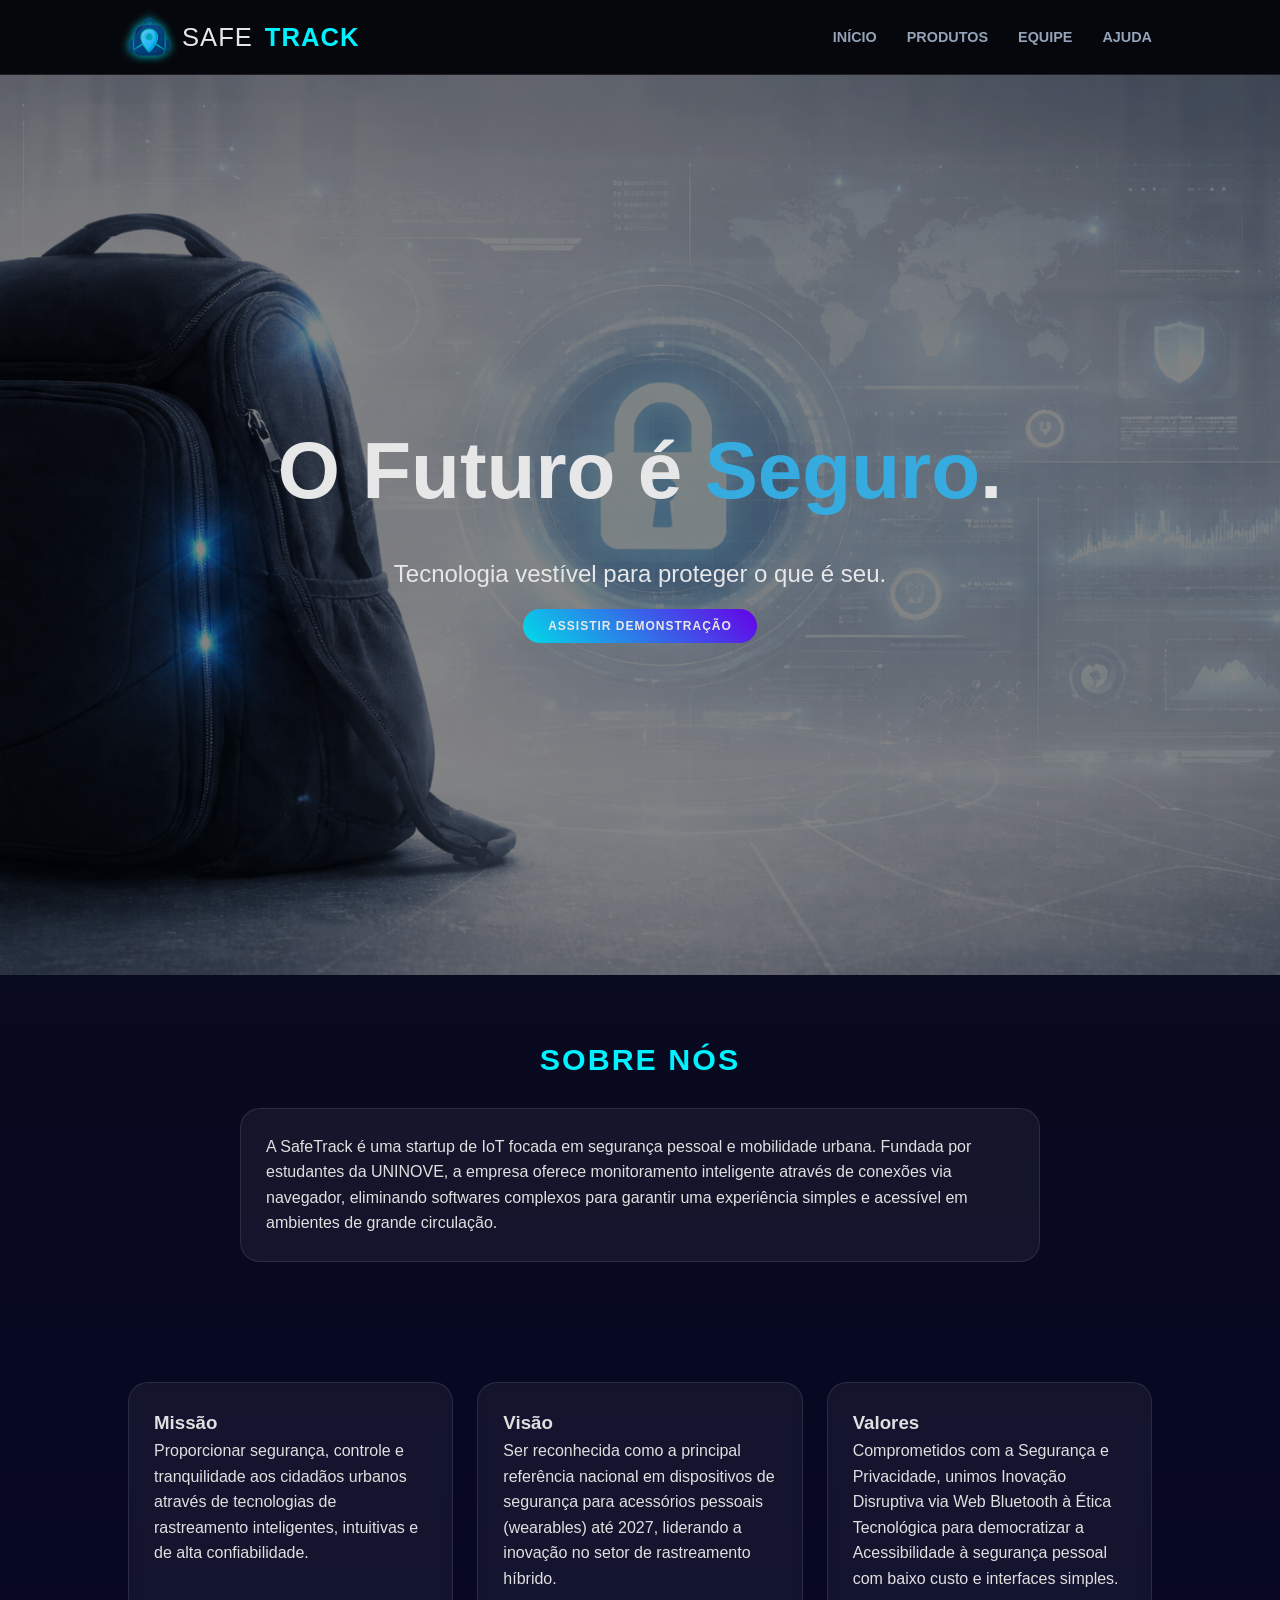
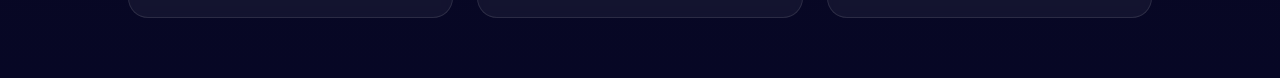
<file: index.html>
<!DOCTYPE html>
<html lang="pt-br">
<head>
    <meta charset="UTF-8">
    <title>SafeTrack Tech | Inovação em Segurança</title>
    <link rel="stylesheet" href="index.css">
    <link rel="stylesheet" href="style.css">
</head>
<body>

    <nav>
        <a href="index.html" class="logo">
            <img class="logo-icon" src="imagens/bolsa sem fundo.png" width="42" height="42" alt="Logo SafeTrack">
            <span>SAFE</span>TRACK
        </a>
        <ul>
            <li><a href="index.html">Início</a></li>
            <li><a href="produtos.html">Produtos</a></li>
            <li><a href="equipe.html">Equipe</a></li>
            <li><a href="ajuda.html">Ajuda</a></li>
        </ul>
    </nav>


    <header class="hero-section">
        <div class="hero-content">
            <h1 class="hero-title">O Futuro é <span class="highlight">Seguro</span>.</h1>
            <p class="hero-subtitle">Tecnologia vestível para proteger o que é seu.</p>

            <div style="text-align: center; z-index: 2;">
                
                <button class="btn" onclick="toggleVideo()">ASSISTIR DEMONSTRAÇÃO</button>
            
                <div id="video-container" style="display:none; margin-top: 18px; width: 100%; max-width: 600px;">
                    <div style="background: #111; padding: 25px; border: 1px dashed #333; color: #555;">
                        VÍDEO SERÁ CARREGADO AQUI
                    </div>
                </div>
            </div>
        </div>
    </header>

    <section id="historia">
        <h2> Sobre Nós </h2>
      <!-- usamos uma glass prara criar uma divisão visual leve entre o texto e o fundo -->
        <div class="glass-card" style="max-width: 800px; margin: 0 auto;"> 
            <p> A SafeTrack é uma startup de IoT focada em segurança pessoal e mobilidade urbana. Fundada por estudantes da UNINOVE, 
                a empresa oferece monitoramento inteligente através de conexões via navegador, eliminando softwares complexos para 
                garantir uma experiência simples e acessível em ambientes de grande circulação. </p>
        </div>
    </section>


    <!-- missão, visão e valores -->
    <section id="mvv">
        <div style="display: grid; grid-template-columns: repeat(auto-fit, minmax(250px, 1fr)); gap: 24px;">
            <div class="glass-card">
                <h3>Missão</h3>
                <p>Proporcionar segurança, controle e tranquilidade aos cidadãos urbanos através de tecnologias de rastreamento inteligentes,
                   intuitivas e de alta confiabilidade.</p>
            </div>
            <div class="glass-card">
                <h3>Visão</h3>
                <p>Ser reconhecida como a principal referência nacional em dispositivos de segurança para acessórios pessoais (wearables) 
                   até 2027, liderando a inovação no setor de rastreamento híbrido.</p>
            </div>
            <div class="glass-card">
                <h3>Valores</h3>
                <p>Comprometidos com a Segurança e Privacidade, unimos Inovação Disruptiva via Web Bluetooth à Ética Tecnológica
                   para democratizar a Acessibilidade à segurança pessoal com baixo custo e interfaces simples.</p>
            </div>
        </div>
    </section>

    <script src="script.js"></script>

</body>
</html>
</file>
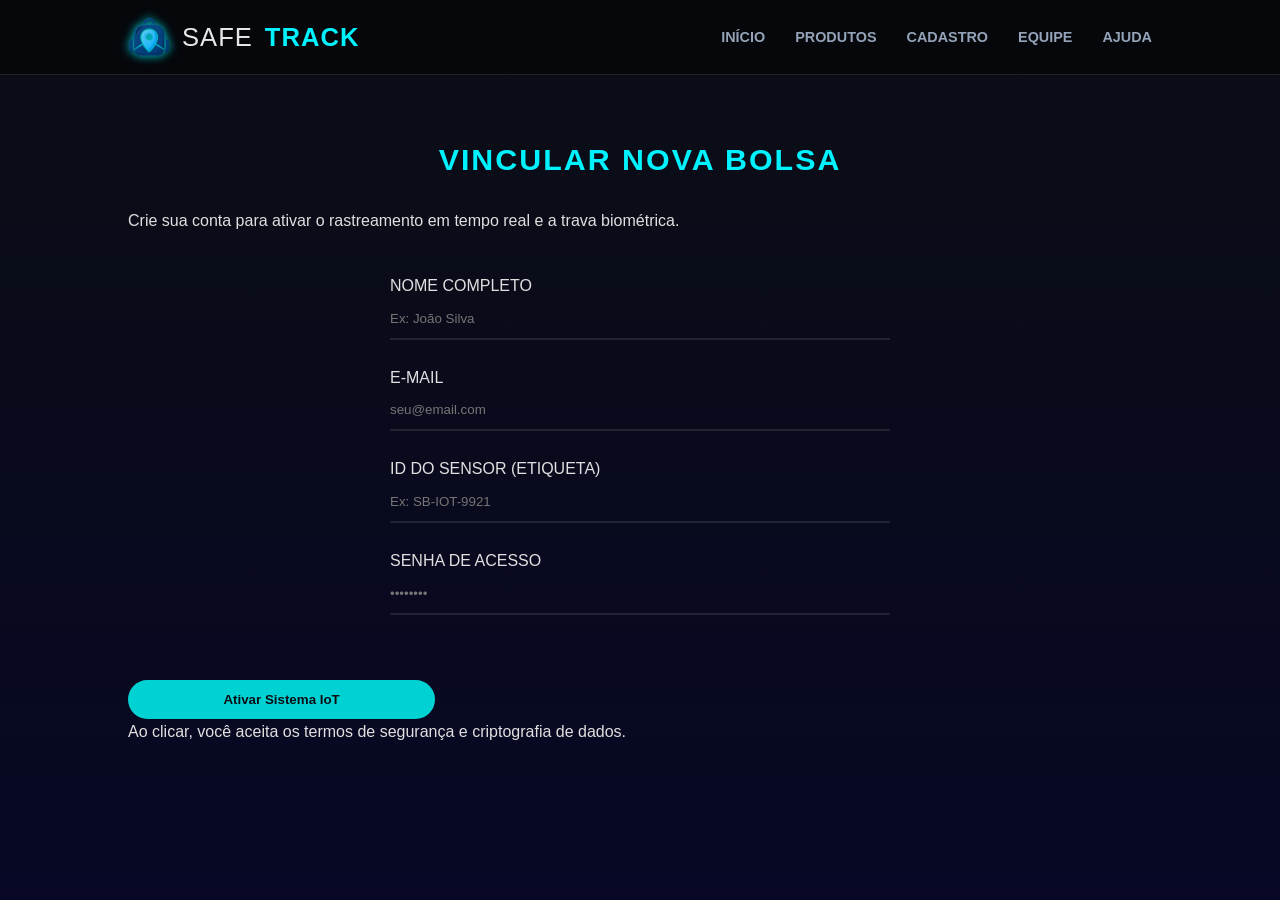
<file: cadastro.html>
<!DOCTYPE html>
<html lang="pt-br">
<head>
    <meta charset="UTF-8">
    <title>Suporte | SafeTrack Tech</title>
    <link rel="stylesheet" href="cadastro.css">
    <link rel="stylesheet" href="style.css">
</head>
</head>
<body>
    <nav>
        <a href="index.html" class="logo">
        <div class="logo">
            <img class="logo-icon" width="35" height="35" src="imagens/bolsa sem fundo.png">
            <span>SAFE</span>TRACK
        </div>
        </a>
        <ul>
            <li><a href="index.html">Início</a></li>
            <li><a href="produtos.html">Produtos</a></li>
            <li><a href="cadastro.html">Cadastro</a></li>
            <li><a href="equipe.html">Equipe</a></li>
            <li><a href="ajuda.html">Ajuda</a></li>
        </ul>
    </nav>

    <main>
        <section class="conteudo-pagina">
            <div class="form-container">
                <h2>Vincular Nova Bolsa</h2>
                <p>Crie sua conta para ativar o rastreamento em tempo real e a trava biométrica.</p>
            

            <div class="pre-cadastro">
                <form>
                    <div class="dadoscadastro">
                       <label class="dadosletras">NOME COMPLETO</label>
                       <input class="centralizar" type="text" id="nome-user" placeholder="Ex: João Silva">
                       
                       <label class="dadosletras">E-MAIL</label>
                       <input class="centralizar" type="email" id="email-user" placeholder="seu@email.com">
                       
                       <label class="dadosletras">ID DO SENSOR (ETIQUETA)</label>
                       <input class="centralizar" type="text" id="id-sensor" placeholder="Ex: SB-IOT-9921">

                       <label class="dadosletras">SENHA DE ACESSO</label>
                       <input class="centralizar" type="password" id="senha-user" placeholder="••••••••">
                        </div>
                </form>

                <button class="btn-acao" onclick="realizarCadastro()">Ativar Sistema IoT</button>
                
                <p>Ao clicar, você aceita os termos de segurança e criptografia de dados.</p>
            </div>
        </section>
    </main>

    <script src="script.js"></script>
</body>
</html>
</file>
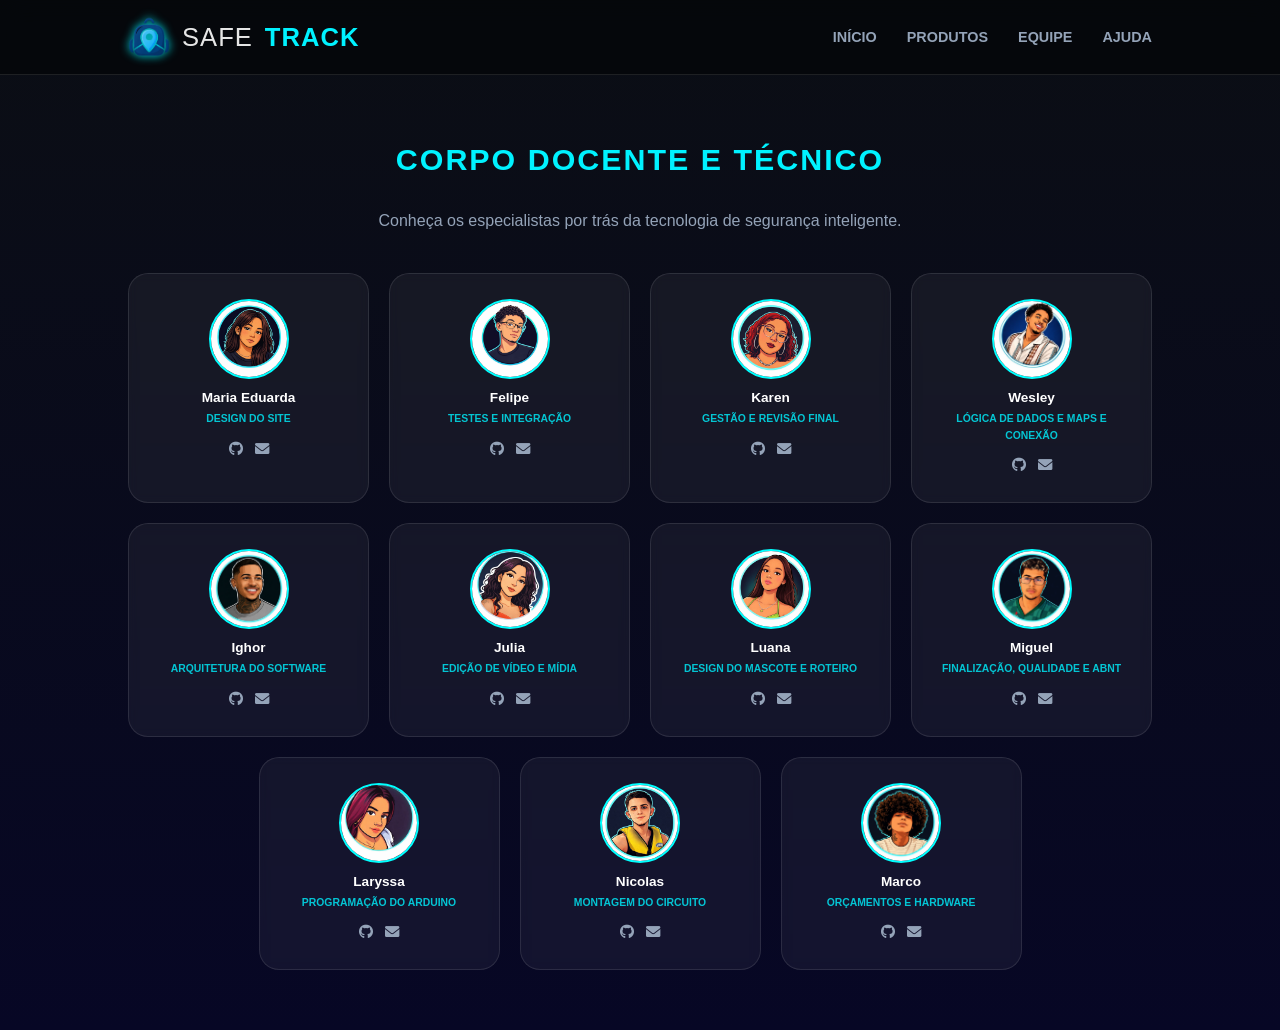
<file: equipe.html>
<!DOCTYPE html>
<html lang="pt-br">
<head>
    <meta charset="UTF-8">
    <title>Grupo de Projeto | SafeTrack Tech</title>
    <link rel="stylesheet" href="equipe.css">
    <link rel="stylesheet" href="style.css">
</head>
    <link rel="stylesheet" href="https://cdnjs.cloudflare.com/ajax/libs/font-awesome/6.0.0/css/all.min.css">
</head>
<body>

    <nav>
        <a href="index.html" class="logo">
            <img class="logo-icon" src="imagens/bolsa sem fundo.png" width="42" height="42" alt="Logo SafeTrack">
            <span>SAFE</span>TRACK
        </a>
        <ul>
            <li><a href="index.html">Início</a></li>
            <li><a href="produtos.html">Produtos</a></li>
            <li><a href="equipe.html">Equipe</a></li>
            <li><a href="ajuda.html">Ajuda</a></li>
        </ul>
    </nav>



    <section>
        <h2>Corpo Docente e Técnico</h2>
        <p style="text-align: center; color: #94a3b8; margin-bottom: 40px;">
            Conheça os especialistas por trás da tecnologia de segurança inteligente.
        </p>
        
        <div class="team-grid" id="team-container">
            </div>
    </section>

    <script src="equipe.js"></script>
</body>
</html>
</file>
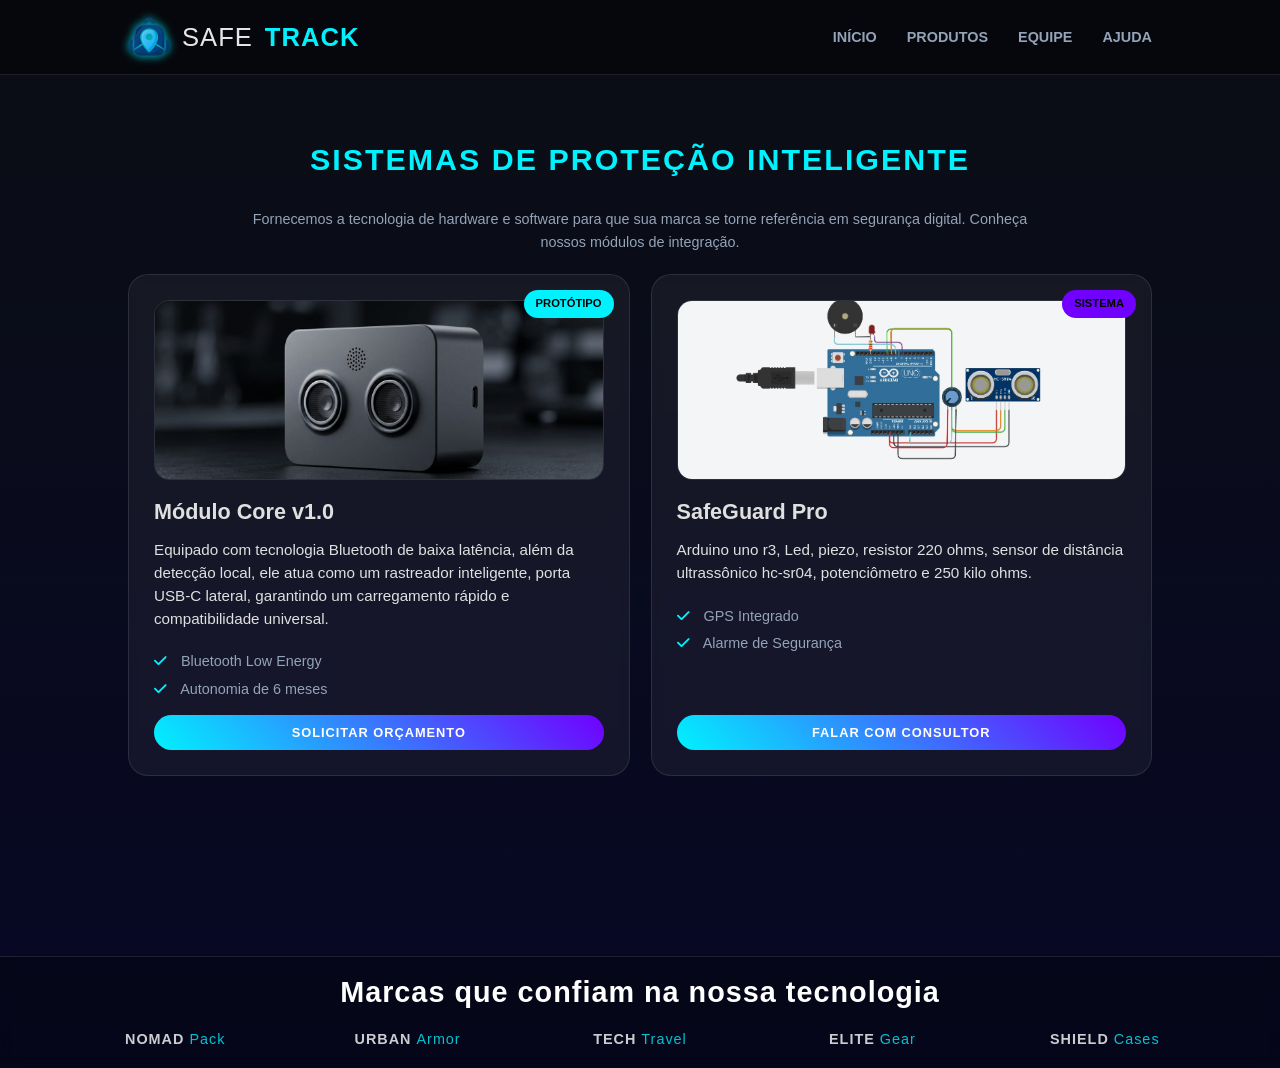
<file: produtos.html>
<!DOCTYPE html>
<html lang="pt-br">
<head>
    <meta charset="UTF-8">
    <title>Soluções B2B | SafeBag Tech</title>
    <link rel="stylesheet" href="produtos.css">
    <link rel="stylesheet" href="style.css">
</head>
    <link rel="stylesheet" href="https://cdnjs.cloudflare.com/ajax/libs/font-awesome/6.0.0/css/all.min.css">
</head>
<body>
    <nav>
        <a href="index.html" class="logo">
            <img class="logo-icon" src="imagens/bolsa sem fundo.png" width="42" height="42" alt="Logo SafeBag">
            <span>SAFE</span>TRACK
        </a>
        <ul>
            <li><a href="index.html">Início</a></li>
            <li><a href="produtos.html">Produtos</a></li>
            <li><a href="equipe.html">Equipe</a></li>
            <li><a href="ajuda.html">Ajuda</a></li>
        </ul>
    </nav>


    <section class="hero-products">
        <h2>Sistemas de Proteção Inteligente</h2>
        <p style="text-align: center; color: #94a3b8; max-width: 800px; margin: 0 auto 20px; font-size: 0.9rem;">
            Fornecemos a tecnologia de hardware e software para que sua marca se torne referência em segurança digital. Conheça nossos módulos de integração.
        </p>

        <div class="products-grid">
            <div class="glass-card product-item">
                <div class="tech-badge">PROTÓTIPO</div>
                <img src="imagens/sistema/prototipo.teste.png" alt="Módulo Core">
                <h3>Módulo Core v1.0</h3>
                <p>Equipado com tecnologia Bluetooth de baixa latência, além da detecção local, ele atua como um rastreador inteligente,  porta USB-C lateral, garantindo um carregamento rápido e compatibilidade universal.</p>
                <ul class="specs">
                    <li><i class="fas fa-check"></i> Bluetooth Low Energy</li>
                    <li><i class="fas fa-check"></i> Autonomia de 6 meses</li>
                </ul>
                <button class="btn" onclick="alert('Solicitação de orçamento enviada!')">Solicitar Orçamento</button>
            </div>

            <div class="glass-card product-item">
                <div class="tech-badge" style="background: var(--secondary);">SISTEMA</div>
                <img src="imagens/sistema/arduino.projeto.png" alt="Módulo Pro">
                <h3>SafeGuard Pro</h3>
                <p>Arduino uno r3, Led, piezo, resistor 220 ohms, sensor de distância ultrassônico hc-sr04, potenciômetro e 250 kilo ohms.</p>
                <ul class="specs">
                    <li><i class="fas fa-check"></i> GPS Integrado</li>
                    <li><i class="fas fa-check"></i> Alarme de Segurança </li>
                </ul>
                <button class="btn">Falar com Consultor</button>
            </div>
        </div>
    </section>

    <script src="script.js"></script>

    <footer class="partners-footer">
        <h3>Marcas que confiam na nossa tecnologia</h3>
        <div class="partners-grid">
            <div class="partner-logo">NOMAD <span>Pack</span></div>
            <div class="partner-logo">URBAN <span>Armor</span></div>
            <div class="partner-logo">TECH <span>Travel</span></div>
            <div class="partner-logo">ELITE <span>Gear</span></div>
            <div class="partner-logo">SHIELD <span>Cases</span></div>
        </div>
    </footer>
</body>
</html>
</file>
<file: index.css>
.hero-section {
    height: 100vh;
    max-width: 100;
    display: flex;
    align-items: center;
    justify-content: center;
    text-align: center;
    background: url(/imagens/fundo1.png) no-repeat;
    background-size: cover;
    opacity: 0.9;
    padding: 0 20px;
}


.hero-title {
    font-family: 'Montserrat', sans-serif;
    font-weight: 700;
    font-size: 5rem;
    margin-bottom: 5px;
    color: #ffffff;
}


.highlight {
    color: #3abdf5;
}

.hero-content {
    display: flex;
    flex-direction: column;
    align-items: center;
}

.hero-subtitle {
    font-family: 'Open Sans', sans-serif;
    font-size: 1.5rem;
    color: #ffffff;
    margin: 15px auto; 
    max-width: 600px;
    line-height: 1.6;
    opacity: 10;
    
}
.logo-icon {
    width: 42px !important;
    height: 42px !important;
    object-fit: contain;
    display: block;
}






/* BOTOES ANIMADOS */
.btn-tech {
  padding: 12px 28px; border-radius: 50px; border: 1px solid var(--neon-blue);
  background: transparent; color: var(--neon-blue); font-weight: 600;
  cursor: pointer; transition: 0.4s; position: relative; overflow: hidden;
}
.btn-tech:hover {
  background: var(--neon-blue); color: var(--bg-dark);
  box-shadow: 0 0 20px var(--neon-blue); transform: scale(1.05);
}
</file>
<file: style.css>
/* =========================================
   CONFIGURAÇÕES GLOBAIS E VARIÁVEIS
   ========================================= */
:root {
    --primary: #00f2ff;
    --secondary: #7000ff;
    --bg: #05070a;
    --card: rgba(255, 255, 255, 0.05); 
    --border: rgba(255, 255, 255, 0.1);
    --text-muted: #94a3b8;
}

* { 
    margin: 0; 
    padding: 0; 
    box-sizing: border-box; 
    font-family: 'Inter', sans-serif, system-ui; 
}

body { 
    background-image: linear-gradient(#0b0e14, rgb(7, 7, 37));
    line-height: 1.6; 
    overflow-x: hidden; 
    color: #e0e0e0;
    min-height: 100vh;
}

/* =========================================
   NAVEGAÇÃO (LOGO À ESQUERDA)
   ========================================= */
nav {
    display: flex;
    justify-content: space-between; /* Logo na esquerda, Menu na direita */
    align-items: center;
    padding: 1rem 10%;
    background: rgba(5, 7, 10, 0.9);
    backdrop-filter: blur(12px);
    -webkit-backdrop-filter: blur(12px);
    position: sticky;
    top: 0;
    z-index: 1000;
    border-bottom: 1px solid var(--border);
}

.logo {
    display: flex;
    align-items: center;
    gap: 12px;
    font-size: 1.6rem;
    font-weight: 800;
    color: var(--primary);
    text-transform: uppercase;
    letter-spacing: 1px;
    transition: 0.3s ease;
    cursor: pointer;
    text-decoration: none;
    /* Removido margin auto para não centralizar */
}

.logo-icon {
    width: 42px;
    height: 42px;
    filter: drop-shadow(0 0 5px var(--primary));
    transition: 0.4s cubic-bezier(0.175, 0.885, 0.32, 1.275);
    object-fit: contain;
}

.logo:hover {
    transform: scale(1.03);
}

.logo:hover .logo-icon {
    transform: rotate(-10deg);
}

.logo span { 
    color: white; 
    opacity: 0.9; 
    font-weight: 300; 
}

/* Menu de Links */
nav ul { 
    display: flex; 
    list-style: none; 
    gap: 30px; 
    align-items: center;
}

nav ul a { 
    color: var(--text-muted); 
    text-decoration: none; 
    font-size: 0.9rem; 
    font-weight: 600;
    text-transform: uppercase;
    transition: 0.3s; 
    position: relative;
    padding: 8px 0;
}

nav ul a::after {
    content: '';
    position: absolute;
    width: 0;
    height: 2px;
    bottom: 0;
    left: 0;
    background-color: var(--primary);
    box-shadow: 0 0 10px var(--primary);
    transition: 0.3s ease;
}

nav ul a:hover::after {
    width: 100%;
}

nav ul a:hover { 
    color: var(--primary); 
}

/* =========================================
   BOTÕES E COMPONENTES
   ========================================= */
.btn {
    padding: 10px 25px; 
    border-radius: 50px; 
    border: none;
    background: linear-gradient(45deg, var(--primary), var(--secondary));
    color: white; 
    font-weight: 800; 
    font-size: 0.75rem;
    text-transform: uppercase;
    letter-spacing: 1px;
    cursor: pointer; 
    transition: 0.3s;
}

.btn:hover { 
    box-shadow: 0 0 20px rgba(0, 242, 255, 0.5); 
    transform: scale(1.05); 
}

.btn-acao {
    background: #00d2d3; 
    color: #0b0e14; 
    border: none;
    padding: 12px; 
    width: 30%; 
    border-radius: 100px;
    font-weight: 800; 
    cursor: pointer;
}

/* =========================================
   SEÇÕES E CARDS
   ========================================= */
section { 
    padding: 60px 10%; 
}

h2 { 
    font-size: 1.9rem; 
    margin-bottom: 24px; 
    text-align: center; 
    color: var(--primary); 
    text-transform: uppercase;
    letter-spacing: 2px;
}

.glass-card {
    background: var(--card); 
    border: 1px solid var(--border);
    border-radius: 20px; 
    padding: 25px; 
    backdrop-filter: blur(5px);
    transition: 0.4s ease;
}

.glass-card:hover { 
    border-color: var(--primary); 
    transform: translateY(-5px); 
    box-shadow: 0 10px 30px rgba(0, 242, 255, 0.1);
}

/* =========================================
   FOOTER
   ========================================= */
footer {
    text-align: center;
    padding: 40px;
    border-top: 1px solid var(--border);
    color: var(--text-muted);
    font-size: 0.8rem;
}
</file>
<file: cadastro.css>
.dadoscadastro {
    width: 100%;
    max-width: 500px;
    margin: 40px auto;
}

.dadoscadastro input {
    width: 100%;
    padding: 12px 0;
    margin-bottom: 25px;
    border: none;
    border-bottom: 2px solid var(--border);
    background: transparent;
    color: white;
    outline: none;
    transition: 0.3s;
}

.dadoscadastro input:focus {
    border-bottom-color: var(--primary);
}


@keyframes floating {
    0%, 100% { transform: translateY(0px); }
    50% { transform: translateY(-10px); }
}
</file>
<file: equipe.css>
/* 
   ESTRUTURA DE SEÇÕES E CARDS
    */
section { padding: 60px 10%; }

h2 { 
    font-size: 2.2rem; 
    margin-bottom: 40px; 
    text-align: center; 
    color: var(--primary); 
    text-transform: uppercase;
    letter-spacing: 2px;
}

.glass-card {
    background: var(--card); 
    border: 1px solid var(--border);
    border-radius: 20px; 
    padding: 25px; 
    transition: 0.4s cubic-bezier(0.175, 0.885, 0.32, 1.275);
}

.glass-card:hover { 
    border-color: var(--primary); 
    transform: translateY(-8px); 
    box-shadow: 0 10px 30px rgba(0, 242, 255, 0.1);
}

/* 
   GRID DA EQUIPE (CARDS PEQUENOS)
    */
.team-grid {
    display: flex; 
    flex-wrap: wrap;
    gap: 20px;
    max-width: 1200px;
    margin: 0 auto;
    justify-content: center;
}

.member-small {
    flex: 0 0 calc(25% - 15px);
}

/* Responsividade para telas menores */
@media (max-width: 1024px) {
    .member-small {
        flex: 0 0 calc(33.333% - 13px);
    }
}

@media (max-width: 768px) {
    .member-small {
        flex: 0 0 calc(50% - 10px);
    }
}

@media (max-width: 480px) {
    .member-small {
        flex: 0 0 100%;
    }
}

.member-small {
    padding: 15px; 
    text-align: center; 
    background: var(--card);
    border-radius: 15px; 
    border: 1px solid var(--border);
    transition: 0.3s;
    display: flex;
    flex-direction: column;
    align-items: center;
}

.member-small img { 
    width: 100px;
    height: 100px;
    aspect-ratio: 1 / 1;
    object-fit: cover; 
    border-radius: 50%; 
    border: 2px solid #00ffff;
    display: block;
    margin: 0 auto 8px auto;
    padding: 0;
}

.member-small:hover { 
    border-color: var(--primary); 
    background: rgba(255,255,255,0.08); 
}

.member-small h4 { 
    font-size: 0.85rem; 
    color: white; 
    margin-bottom: 2px;
}

.role-tag {
    font-size: 0.65rem;
    color: var(--primary);
    text-transform: uppercase;
    font-weight: 700;
    opacity: 0.8;
}

.member-links {
    margin-top: 10px;
    display: flex;
    gap: 12px;
    font-size: 0.9rem;
}

.member-links a { color: var(--text-muted); transition: 0.3s; }
.member-links a:hover { color: var(--primary); transform: scale(1.2); }

/* Padronização para imagens ampliadas */
img[src*="avatar"] {
    aspect-ratio: 1 / 1;
    object-fit: cover;
}







.member-small img {
    width: 80px;
    height: 80px;
    object-fit: cover; /* corta certinho */
    border-radius: 50%; /* deixa redondo */
    border: 2px solid #00ffff; /* igual o glow */
}
</file>
<file: produtos.css>
/* =========================================
   ÁREA DE PRODUTOS E PARCEIROS
   ========================================= */

body {
    min-height: 100vh;
    display: flex;
    flex-direction: column;
}

/* Badge de Tecnologia */
.tech-badge {
    position: absolute; top: 15px; right: 15px;
    background: var(--primary); color: #000;
    font-size: 0.7rem; font-weight: 800;
    padding: 5px 12px; border-radius: 20px;
}

/* Grid de Produtos */
.products-grid {
    display: grid; grid-template-columns: repeat(auto-fit, minmax(300px, 1fr));
    gap: 21px; margin-top: 10px;
}

.product-item {
    position: relative; text-align: left; display: flex; flex-direction: column;
}

.product-item h3 {
    font-size: 1.35rem; margin-bottom: 10px; font-weight: 600;
}

.product-item p {
    font-size: 0.95rem; margin-bottom: 10px; line-height: 1.5;
}

.product-item .btn {
    padding: 10px 18px; font-size: 0.8rem; margin-top: auto;
}

.product-item img {
    width: 100%; height: 180px; object-fit: cover;
    border-radius: 15px; margin-bottom: 15px; border: 1px solid var(--border);
}

.specs {
    list-style: none; margin: 10px 0; font-size: 0.9rem; color: #94a3b8;
}

.specs li { margin-bottom: 4px; }
.specs i { color: var(--primary); margin-right: 10px; }

/* Footer de Parceiros */
.partners-footer {
    background: rgba(5, 7, 10, 0.4);
    border-top: 1px solid var(--border);
    padding: 12px 5%;
    text-align: center;
    backdrop-filter: blur(8px);
    margin-top: 120px;
}

.partners-footer h3 {
    font-size: 1.8rem; margin: 0 0 8px 0; color: #fff; letter-spacing: 1px; font-weight: 600;
}

.partners-grid {
    display: grid; grid-template-columns: repeat(auto-fit, minmax(100px, 1fr));
    gap: 10px; align-items: center; opacity: 0.8;
}

.partner-logo {
    font-size: 0.9rem; font-weight: 700; color: #fff; letter-spacing: 1px;
    padding: 5px; border-radius: 8px; transition: all 0.3s ease;
}

.partner-logo span { color: var(--primary); font-weight: 300; }

.partner-logo:hover { opacity: 1; transform: scale(1.05); background: rgba(255, 255, 255, 0.05); }
</file>
